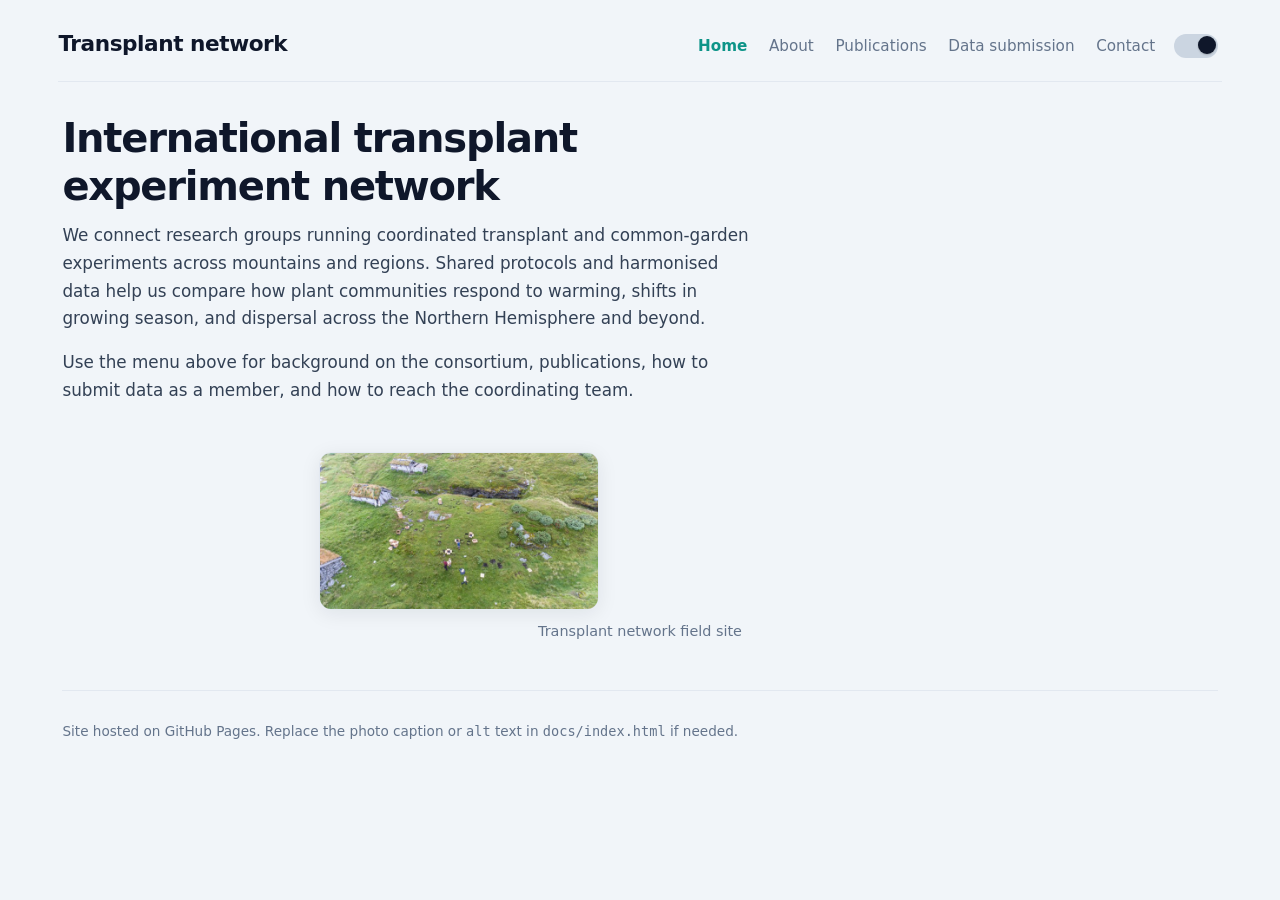
<file: docs/index.html>
<!DOCTYPE html>
<html lang="en">
<head>
  <meta charset="utf-8" />
  <meta name="viewport" content="width=device-width, initial-scale=1" />
  <title>Home — Transplant network</title>
  <script src="./js/theme-head.js"></script>
  <link rel="stylesheet" href="./css/style.css" />
</head>
<body>
  <div class="wrap">
    <header class="site-top">
      <div class="nav-row">
        <a class="nav-brand" href="./index.html">Transplant network</a>
        <nav class="site-nav" aria-label="Primary">
          <ul class="nav-links">
            <li><a href="./index.html" class="active" aria-current="page">Home</a></li>
            <li><a href="./about.html">About</a></li>
            <li><a href="./publications.html">Publications</a></li>
            <li><a href="./data-submission.html">Data submission</a></li>
            <li><a href="./contact.html">Contact</a></li>
          </ul>
          <button type="button" class="theme-toggle" id="theme-toggle" role="switch" aria-checked="false" aria-label="Theme: dark. Activate to use light theme." title="Switch to light theme">
            <span class="theme-toggle-track" aria-hidden="true">
              <span class="theme-toggle-thumb"></span>
            </span>
          </button>
        </nav>
      </div>
    </header>

    <main class="home-main">
      <div class="home-copy prose">
        <h1>International transplant experiment network</h1>
        <p>
          We connect research groups running coordinated transplant and common-garden experiments
          across mountains and regions. Shared protocols and harmonised data help us compare how
          plant communities respond to warming, shifts in growing season, and dispersal across the
          Northern Hemisphere and beyond.
        </p>
        <p>
          Use the menu above for background on the consortium, publications, how to submit data
          as a member, and how to reach the coordinating team.
        </p>
      </div>

      <figure class="home-photo">
        <img
          src="./images/DJI_0126-web.jpg"
          alt="Aerial view of a transplant experiment field site."
          width="640"
          height="359"
          decoding="async"
        />
        <figcaption class="home-photo-caption">Transplant network field site</figcaption>
      </figure>
    </main>

    <footer class="site-footer">
      <p>Site hosted on GitHub Pages. Replace the photo caption or <code>alt</code> text in <code>docs/index.html</code> if needed.</p>
    </footer>
  </div>
  <script src="./js/theme.js" defer></script>
</body>
</html>
</file>
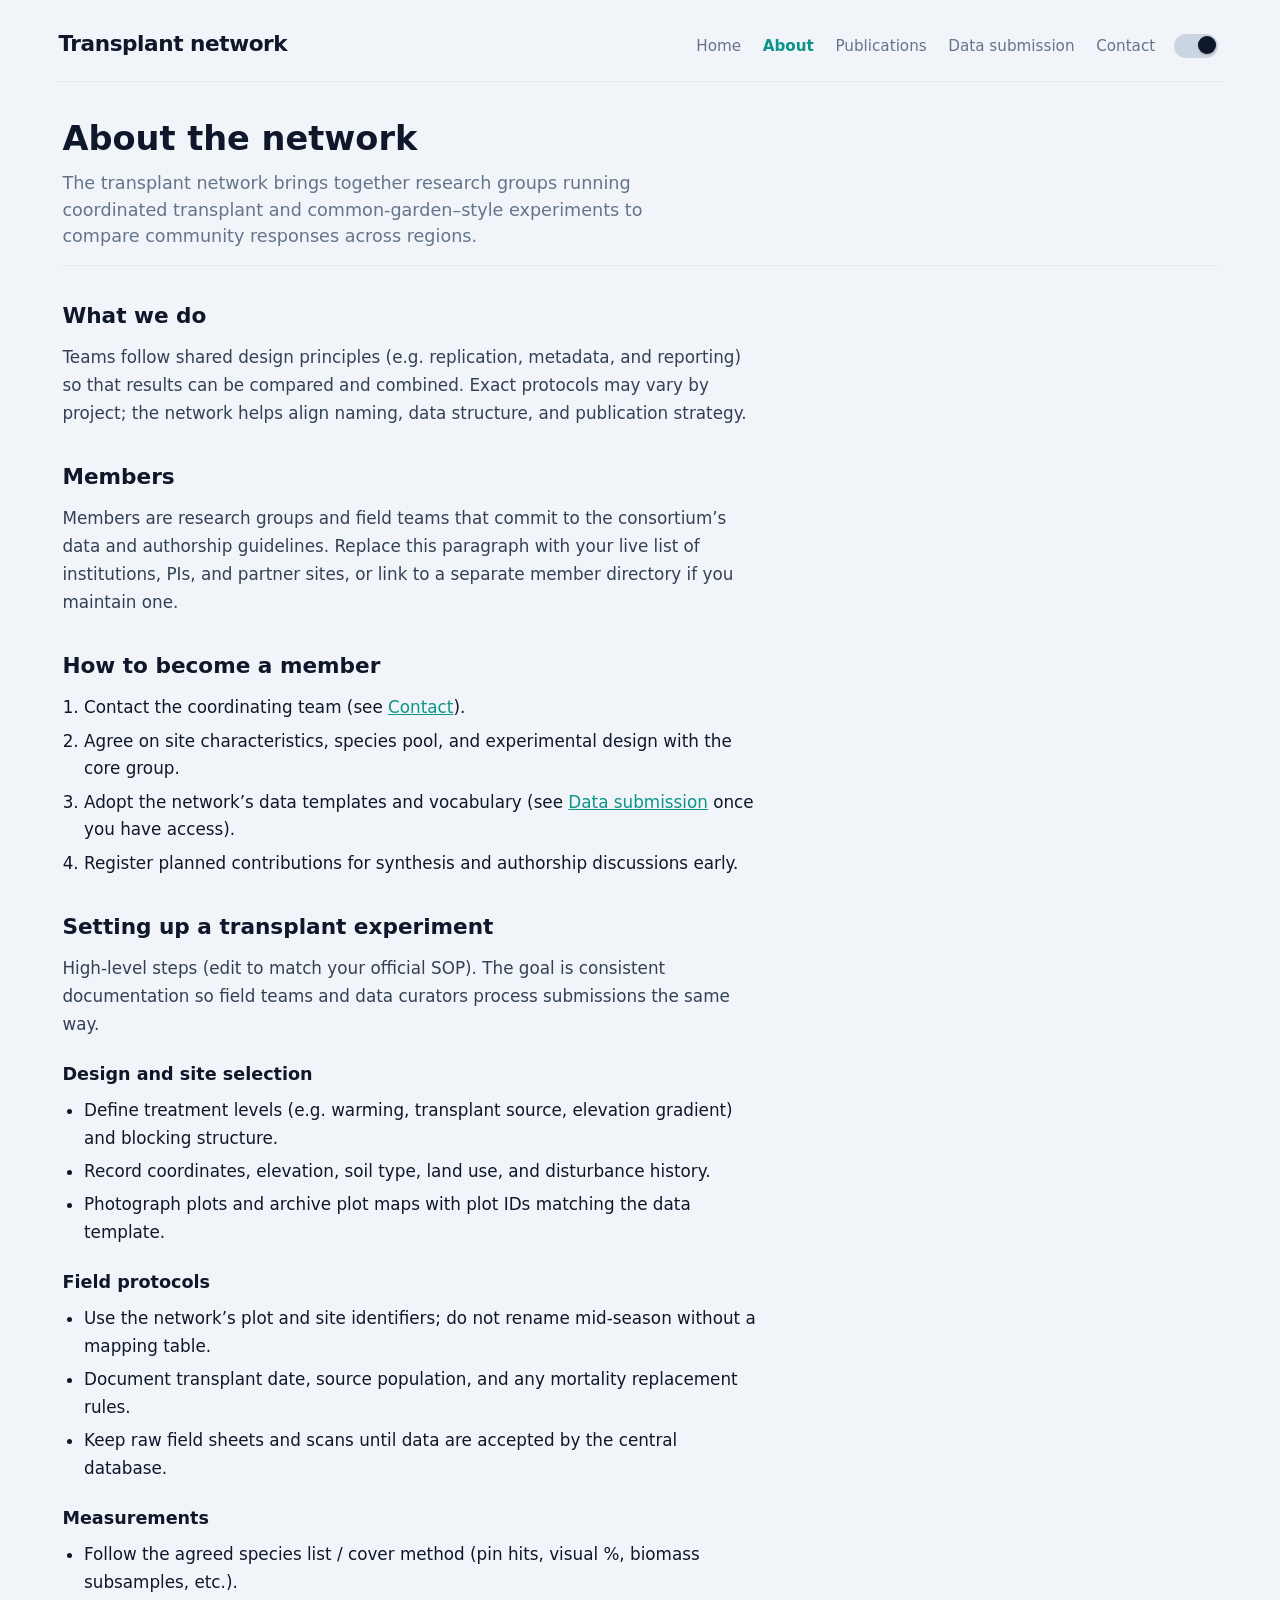
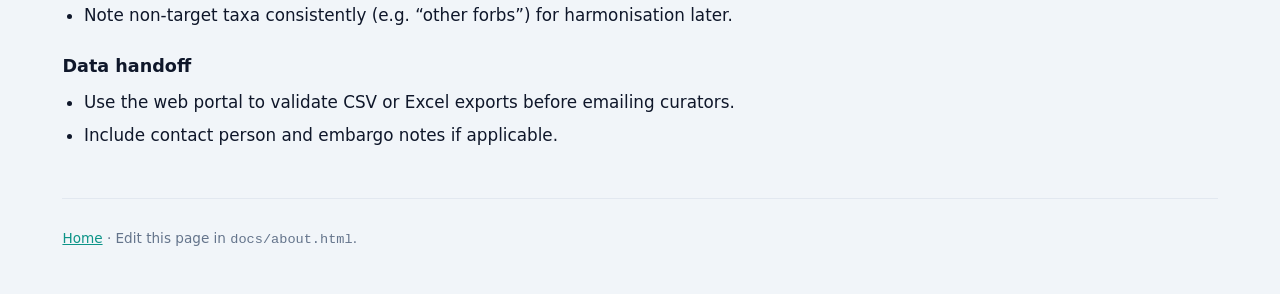
<file: docs/about.html>
<!DOCTYPE html>
<html lang="en">
<head>
  <meta charset="utf-8" />
  <meta name="viewport" content="width=device-width, initial-scale=1" />
  <title>About — Transplant network</title>
  <script src="./js/theme-head.js"></script>
  <link rel="stylesheet" href="./css/style.css" />
</head>
<body>
  <div class="wrap">
    <header class="site-top">
      <div class="nav-row">
        <a class="nav-brand" href="./index.html">Transplant network</a>
        <nav class="site-nav" aria-label="Primary">
          <ul class="nav-links">
            <li><a href="./index.html">Home</a></li>
            <li><a href="./about.html" class="active" aria-current="page">About</a></li>
            <li><a href="./publications.html">Publications</a></li>
            <li><a href="./data-submission.html">Data submission</a></li>
            <li><a href="./contact.html">Contact</a></li>
          </ul>
          <button type="button" class="theme-toggle" id="theme-toggle" role="switch" aria-checked="false" aria-label="Theme: dark. Activate to use light theme." title="Switch to light theme">
            <span class="theme-toggle-track" aria-hidden="true">
              <span class="theme-toggle-thumb"></span>
            </span>
          </button>
        </nav>
      </div>
    </header>

    <header class="site-header">
      <h1>About the network</h1>
      <p class="lead">
        The transplant network brings together research groups running coordinated transplant and
        common-garden–style experiments to compare community responses across regions.
      </p>
    </header>

    <main class="prose">
      <h2>What we do</h2>
      <p>
        Teams follow shared design principles (e.g. replication, metadata, and reporting) so that
        results can be compared and combined. Exact protocols may vary by project; the network
        helps align naming, data structure, and publication strategy.
      </p>

      <h2>Members</h2>
      <p>
        Members are research groups and field teams that commit to the consortium’s data and
        authorship guidelines. Replace this paragraph with your live list of institutions,
        PIs, and partner sites, or link to a separate member directory if you maintain one.
      </p>

      <h2>How to become a member</h2>
      <ol>
        <li>Contact the coordinating team (see <a href="./contact.html">Contact</a>).</li>
        <li>Agree on site characteristics, species pool, and experimental design with the core group.</li>
        <li>Adopt the network’s data templates and vocabulary (see <a href="./data-submission.html">Data submission</a> once you have access).</li>
        <li>Register planned contributions for synthesis and authorship discussions early.</li>
      </ol>

      <h2>Setting up a transplant experiment</h2>
      <p>
        High-level steps (edit to match your official SOP). The goal is consistent documentation
        so field teams and data curators process submissions the same way.
      </p>
      <h3>Design and site selection</h3>
      <ul>
        <li>Define treatment levels (e.g. warming, transplant source, elevation gradient) and blocking structure.</li>
        <li>Record coordinates, elevation, soil type, land use, and disturbance history.</li>
        <li>Photograph plots and archive plot maps with plot IDs matching the data template.</li>
      </ul>
      <h3>Field protocols</h3>
      <ul>
        <li>Use the network’s plot and site identifiers; do not rename mid-season without a mapping table.</li>
        <li>Document transplant date, source population, and any mortality replacement rules.</li>
        <li>Keep raw field sheets and scans until data are accepted by the central database.</li>
      </ul>
      <h3>Measurements</h3>
      <ul>
        <li>Follow the agreed species list / cover method (pin hits, visual %, biomass subsamples, etc.).</li>
        <li>Note non-target taxa consistently (e.g. “other forbs”) for harmonisation later.</li>
      </ul>
      <h3>Data handoff</h3>
      <ul>
        <li>Use the web portal to validate CSV or Excel exports before emailing curators.</li>
        <li>Include contact person and embargo notes if applicable.</li>
      </ul>
    </main>

    <footer class="site-footer">
      <p><a href="./index.html">Home</a> · Edit this page in <code>docs/about.html</code>.</p>
    </footer>
  </div>
  <script src="./js/theme.js" defer></script>
</body>
</html>
</file>
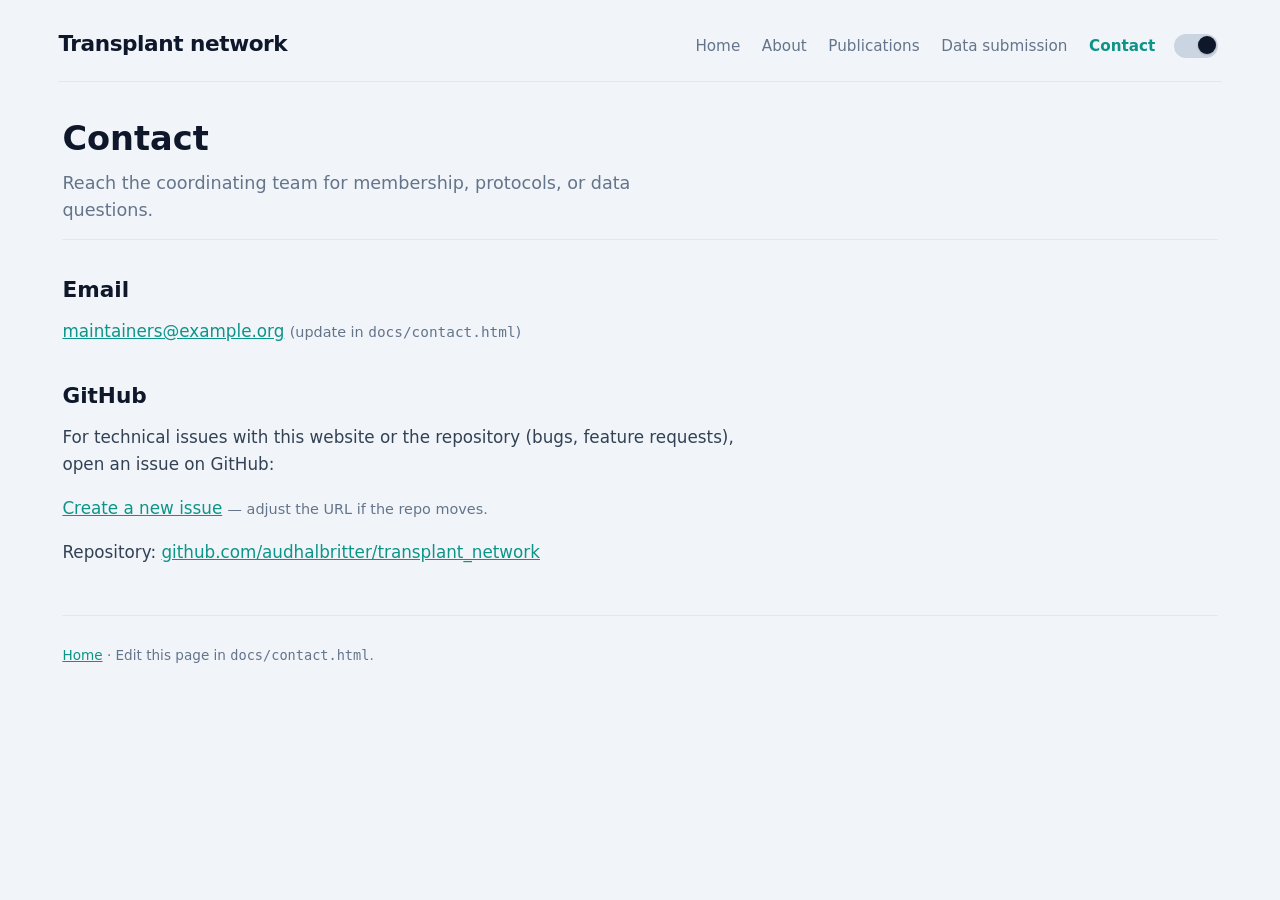
<file: docs/contact.html>
<!DOCTYPE html>
<html lang="en">
<head>
  <meta charset="utf-8" />
  <meta name="viewport" content="width=device-width, initial-scale=1" />
  <title>Contact — Transplant network</title>
  <script src="./js/theme-head.js"></script>
  <link rel="stylesheet" href="./css/style.css" />
</head>
<body>
  <div class="wrap">
    <header class="site-top">
      <div class="nav-row">
        <a class="nav-brand" href="./index.html">Transplant network</a>
        <nav class="site-nav" aria-label="Primary">
          <ul class="nav-links">
            <li><a href="./index.html">Home</a></li>
            <li><a href="./about.html">About</a></li>
            <li><a href="./publications.html">Publications</a></li>
            <li><a href="./data-submission.html">Data submission</a></li>
            <li><a href="./contact.html" class="active" aria-current="page">Contact</a></li>
          </ul>
          <button type="button" class="theme-toggle" id="theme-toggle" role="switch" aria-checked="false" aria-label="Theme: dark. Activate to use light theme." title="Switch to light theme">
            <span class="theme-toggle-track" aria-hidden="true">
              <span class="theme-toggle-thumb"></span>
            </span>
          </button>
        </nav>
      </div>
    </header>

    <header class="site-header">
      <h1>Contact</h1>
      <p class="lead">Reach the coordinating team for membership, protocols, or data questions.</p>
    </header>

    <main class="prose">
      <h2>Email</h2>
      <p>
        <!-- Replace with your consortium address -->
        <a href="mailto:maintainers@example.org">maintainers@example.org</a>
        <span style="color: var(--muted); font-size: 0.9rem"> (update in <code>docs/contact.html</code>)</span>
      </p>

      <h2>GitHub</h2>
      <p>
        For technical issues with this website or the repository (bugs, feature requests), open an
        issue on GitHub:
      </p>
      <p>
        <a href="https://github.com/audhalbritter/transplant_network/issues/new" target="_blank" rel="noopener">Create a new issue</a>
        <span style="color: var(--muted); font-size: 0.9rem"> — adjust the URL if the repo moves.</span>
      </p>
      <p>
        Repository:
        <a href="https://github.com/audhalbritter/transplant_network" target="_blank" rel="noopener">github.com/audhalbritter/transplant_network</a>
      </p>
    </main>

    <footer class="site-footer">
      <p><a href="./index.html">Home</a> · Edit this page in <code>docs/contact.html</code>.</p>
    </footer>
  </div>
  <script src="./js/theme.js" defer></script>
</body>
</html>
</file>
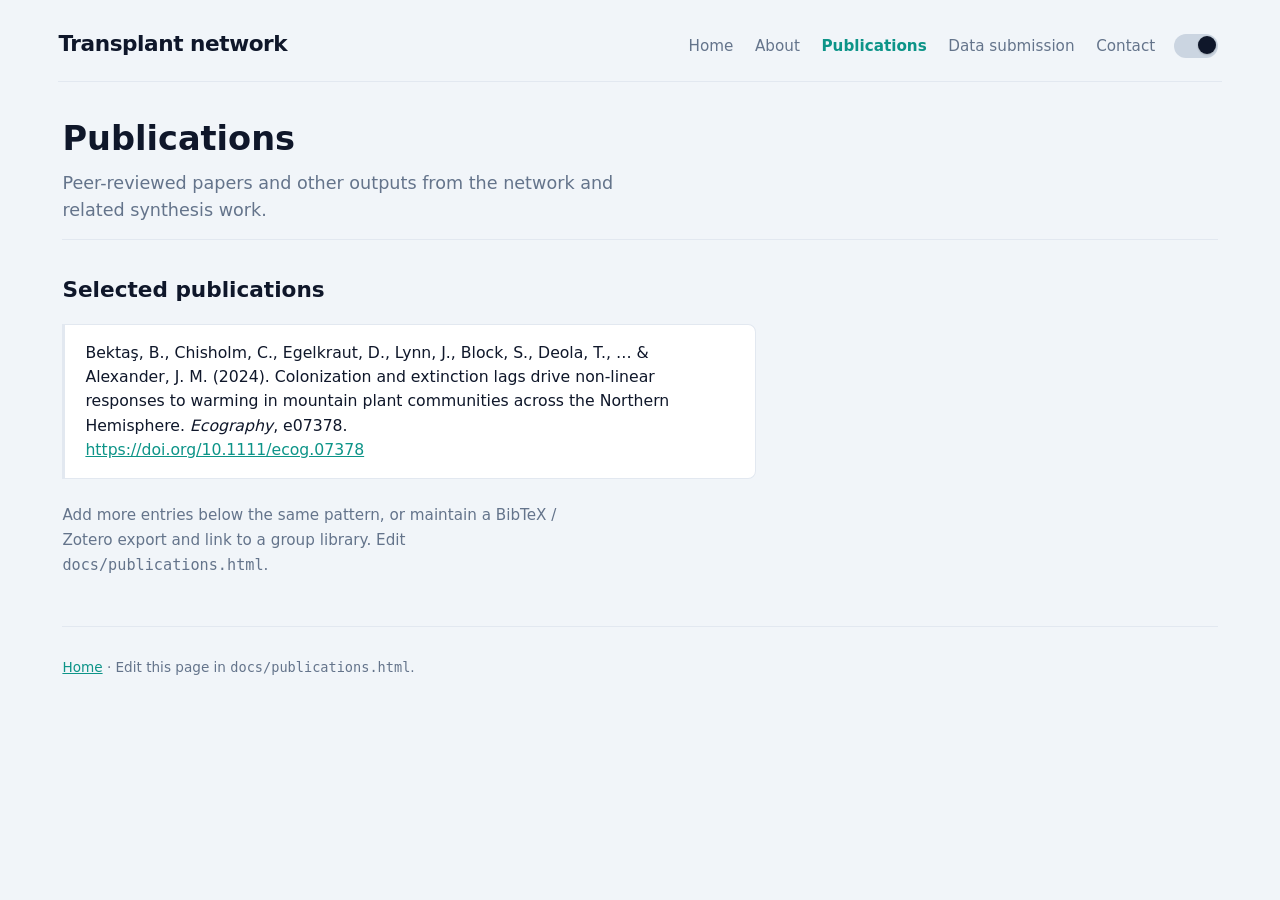
<file: docs/publications.html>
<!DOCTYPE html>
<html lang="en">
<head>
  <meta charset="utf-8" />
  <meta name="viewport" content="width=device-width, initial-scale=1" />
  <title>Publications — Transplant network</title>
  <script src="./js/theme-head.js"></script>
  <link rel="stylesheet" href="./css/style.css" />
</head>
<body>
  <div class="wrap">
    <header class="site-top">
      <div class="nav-row">
        <a class="nav-brand" href="./index.html">Transplant network</a>
        <nav class="site-nav" aria-label="Primary">
          <ul class="nav-links">
            <li><a href="./index.html">Home</a></li>
            <li><a href="./about.html">About</a></li>
            <li><a href="./publications.html" class="active" aria-current="page">Publications</a></li>
            <li><a href="./data-submission.html">Data submission</a></li>
            <li><a href="./contact.html">Contact</a></li>
          </ul>
          <button type="button" class="theme-toggle" id="theme-toggle" role="switch" aria-checked="false" aria-label="Theme: dark. Activate to use light theme." title="Switch to light theme">
            <span class="theme-toggle-track" aria-hidden="true">
              <span class="theme-toggle-thumb"></span>
            </span>
          </button>
        </nav>
      </div>
    </header>

    <header class="site-header">
      <h1>Publications</h1>
      <p class="lead">Peer-reviewed papers and other outputs from the network and related synthesis work.</p>
    </header>

    <main class="prose">
      <h2>Selected publications</h2>

      <div class="citation">
        Bektaş, B., Chisholm, C., Egelkraut, D., Lynn, J., Block, S., Deola, T., … &amp; Alexander, J. M.
        (2024). Colonization and extinction lags drive non-linear responses to warming in mountain
        plant communities across the Northern Hemisphere. <em>Ecography</em>, e07378.
        <br />
        <a href="https://doi.org/10.1111/ecog.07378" target="_blank" rel="noopener">https://doi.org/10.1111/ecog.07378</a>
      </div>

      <p style="font-size: 0.95rem; color: var(--muted); max-width: 55ch">
        Add more entries below the same pattern, or maintain a BibTeX / Zotero export and link to a
        group library. Edit <code>docs/publications.html</code>.
      </p>
    </main>

    <footer class="site-footer">
      <p><a href="./index.html">Home</a> · Edit this page in <code>docs/publications.html</code>.</p>
    </footer>
  </div>
  <script src="./js/theme.js" defer></script>
</body>
</html>
</file>
<file: docs/css/style.css>
:root {
  --bg: #0f172a;
  --surface: #1e293b;
  --muted: #94a3b8;
  --text: #f1f5f9;
  --accent: #14b8a6;
  --danger: #f87171;
  --warn: #fbbf24;
  --border: #334155;
  --border-strong: #475569;
  --prose-muted: #e2e8f0;
  --btn-secondary-bg: #334155;
  --btn-secondary-fg: #f1f5f9;
  --badge-ok-bg: rgba(20, 184, 166, 0.25);
  --badge-ok-fg: #5eead4;
  --badge-fail-bg: rgba(248, 113, 113, 0.2);
  --accent-soft: rgba(20, 184, 166, 0.06);
  --btn-primary-fg: #042f2e;
}

[data-theme="light"] {
  --bg: #f1f5f9;
  --surface: #ffffff;
  --muted: #64748b;
  --text: #0f172a;
  --accent: #0d9488;
  --danger: #dc2626;
  --warn: #b45309;
  --border: #e2e8f0;
  --border-strong: #cbd5e1;
  --prose-muted: #334155;
  --btn-secondary-bg: #e2e8f0;
  --btn-secondary-fg: #0f172a;
  --badge-ok-bg: rgba(13, 148, 136, 0.18);
  --badge-ok-fg: #0f766e;
  --badge-fail-bg: rgba(220, 38, 38, 0.12);
  --accent-soft: rgba(13, 148, 136, 0.08);
  --btn-primary-fg: #ffffff;
}

* {
  box-sizing: border-box;
}

body {
  margin: 0;
  min-height: 100vh;
  font-family: system-ui, -apple-system, "Segoe UI", Roboto, sans-serif;
  background: var(--bg);
  color: var(--text);
  line-height: 1.5;
}

a {
  color: var(--accent);
}

.wrap {
  max-width: min(94vw, 76rem);
  margin: 0 auto;
  padding: 2rem 1.5rem;
}

.site-top {
  border-bottom: 1px solid var(--border);
  margin: -0.25rem -0.25rem 2rem;
  padding-bottom: 1.25rem;
}

@media (min-width: 640px) {
  .nav-row {
    display: flex;
    flex-wrap: wrap;
    align-items: baseline;
    justify-content: space-between;
    gap: 1rem 1.5rem;
  }
}

.nav-brand {
  font-size: 1.35rem;
  font-weight: 700;
  color: var(--text);
  text-decoration: none;
  letter-spacing: -0.02em;
}

.nav-brand:hover {
  color: var(--accent);
}

.nav-links {
  display: flex;
  flex-wrap: wrap;
  align-items: center;
  gap: 0.5rem 1.35rem;
  list-style: none;
  padding: 0;
  margin: 0;
}

.nav-links a {
  color: var(--muted);
  text-decoration: none;
  font-size: 0.95rem;
  font-weight: 500;
}

.nav-links a:hover {
  color: var(--accent);
}

.nav-links a.active {
  color: var(--accent);
  font-weight: 600;
}

.site-nav {
  display: flex;
  flex-wrap: wrap;
  align-items: center;
  gap: 0.65rem 1rem;
}

.theme-toggle {
  display: inline-flex;
  align-items: center;
  justify-content: center;
  padding: 0.2rem;
  font: inherit;
  color: inherit;
  background: transparent;
  border: none;
  border-radius: 9999px;
  cursor: pointer;
  vertical-align: middle;
}

.theme-toggle:hover .theme-toggle-track {
  opacity: 0.92;
  filter: brightness(1.08);
}

.theme-toggle:focus-visible {
  outline: 2px solid var(--accent);
  outline-offset: 3px;
}

.theme-toggle-track {
  display: block;
  position: relative;
  width: 2.75rem;
  height: 1.5rem;
  border-radius: 9999px;
  background: var(--border-strong);
  transition:
    background 0.18s ease,
    box-shadow 0.18s ease;
}

.theme-toggle-thumb {
  position: absolute;
  top: 2px;
  left: 2px;
  width: 1.125rem;
  height: 1.125rem;
  border-radius: 50%;
  background: var(--text);
  box-shadow:
    0 1px 2px rgb(0 0 0 / 0.2),
    0 0 1px rgb(0 0 0 / 0.12);
  transition: transform 0.22s ease;
}

[data-theme="light"] .theme-toggle-thumb {
  transform: translateX(calc(2.75rem - 1.125rem - 4px));
}

.site-header {
  border-bottom: 1px solid var(--border);
  margin-bottom: 2rem;
  padding-bottom: 1rem;
}

.site-header h1 {
  margin: 0 0 0.35rem;
  font-size: clamp(1.65rem, 3vw, 2.1rem);
  font-weight: 650;
}

.site-header .lead {
  margin: 0;
  color: var(--muted);
  font-size: clamp(1rem, 1.5vw, 1.1rem);
  max-width: 55ch;
}

.prose {
  font-size: 1.05rem;
  line-height: 1.65;
  max-width: 65ch;
}

.prose h2 {
  font-size: 1.35rem;
  margin: 2rem 0 0.65rem;
  font-weight: 650;
}

.prose h2:first-child {
  margin-top: 0;
}

.prose h3 {
  font-size: 1.1rem;
  margin: 1.35rem 0 0.5rem;
  font-weight: 600;
  color: var(--text);
}

.prose p {
  margin: 0 0 1rem;
  color: var(--prose-muted);
}

.prose ul,
.prose ol {
  margin: 0 0 1rem;
  padding-left: 1.35rem;
}

.prose li {
  margin-bottom: 0.35rem;
}

.prose a {
  font-weight: 500;
}

.home-main {
  display: flex;
  flex-direction: column;
  gap: 2rem;
}

.home-copy h1 {
  margin: 0 0 0.75rem;
  font-size: clamp(1.85rem, 4vw, 2.5rem);
  font-weight: 700;
  letter-spacing: -0.03em;
  line-height: 1.2;
  color: var(--text);
}

.home-photo {
  margin: 0 auto;
  padding: 0;
  align-self: center;
  width: fit-content;
  max-width: 100%;
}

.home-photo img {
  display: block;
  width: auto;
  max-width: min(100%, 280px);
  height: auto;
  border-radius: 12px;
  border: 1px solid var(--border);
  box-shadow: 0 4px 28px rgb(0 0 0 / 0.18);
}

[data-theme="light"] .home-photo img {
  box-shadow: 0 4px 20px rgb(15 23 42 / 0.08);
}

.home-photo-caption {
  margin: 0.65rem 0 0;
  font-size: 0.9rem;
  color: var(--muted);
  text-align: center;
}

.citation {
  background: var(--surface);
  border-left: 3px solid var(--accent);
  padding: 1rem 1.25rem;
  margin: 1rem 0 1.5rem;
  border-radius: 0 8px 8px 0;
  font-size: 0.98rem;
  line-height: 1.55;
  border: 1px solid var(--border);
  border-left-width: 3px;
}

.card {
  background: var(--surface);
  border-radius: 10px;
  padding: 1.25rem 1.5rem;
  margin-bottom: 1.25rem;
  border: 1px solid var(--border);
}

.card h2 {
  margin: 0 0 0.75rem;
  font-size: 1.1rem;
  font-weight: 600;
}

.dropzone {
  border: 2px dashed var(--border-strong);
  border-radius: 8px;
  padding: 2rem;
  text-align: center;
  color: var(--muted);
  cursor: pointer;
  transition:
    border-color 0.15s,
    background 0.15s;
}

.dropzone:hover,
.dropzone.dragover {
  border-color: var(--accent);
  background: var(--accent-soft);
}

.dropzone input[type="file"] {
  display: none;
}

.btn {
  display: inline-block;
  padding: 0.55rem 1rem;
  border-radius: 6px;
  border: none;
  font-size: 0.9rem;
  font-weight: 600;
  cursor: pointer;
  text-decoration: none;
  background: var(--accent);
  color: var(--btn-primary-fg);
}

.btn:disabled {
  opacity: 0.45;
  cursor: not-allowed;
}

.btn-secondary {
  background: var(--btn-secondary-bg);
  color: var(--btn-secondary-fg);
  margin-left: 0.5rem;
}

.btn-ghost {
  background: transparent;
  color: var(--accent);
  border: 1px solid var(--border-strong);
}

.message-list {
  list-style: none;
  padding: 0;
  margin: 0;
  max-height: 16rem;
  overflow: auto;
  font-size: 0.88rem;
}

.message-list li {
  padding: 0.35rem 0;
  border-bottom: 1px solid var(--border);
}

.message-list li.blocking {
  color: var(--danger);
}

.message-list li.warning {
  color: var(--warn);
}

.gate-form input[type="password"] {
  width: 100%;
  max-width: 20rem;
  padding: 0.5rem 0.65rem;
  border-radius: 6px;
  border: 1px solid var(--border-strong);
  background: var(--bg);
  color: var(--text);
  margin: 0.5rem 0 1rem;
}

.instructions {
  font-size: 0.88rem;
  color: var(--muted);
  white-space: pre-wrap;
}

.hidden {
  display: none !important;
}

.badge {
  display: inline-block;
  font-size: 0.72rem;
  font-weight: 700;
  padding: 0.15rem 0.45rem;
  border-radius: 4px;
  text-transform: uppercase;
  letter-spacing: 0.04em;
}

.badge-ok {
  background: var(--badge-ok-bg);
  color: var(--badge-ok-fg);
}

.badge-fail {
  background: var(--badge-fail-bg);
  color: var(--danger);
}

.site-footer {
  margin-top: 3rem;
  padding-top: 1rem;
  border-top: 1px solid var(--border);
  font-size: 0.85rem;
  color: var(--muted);
}
</file>
